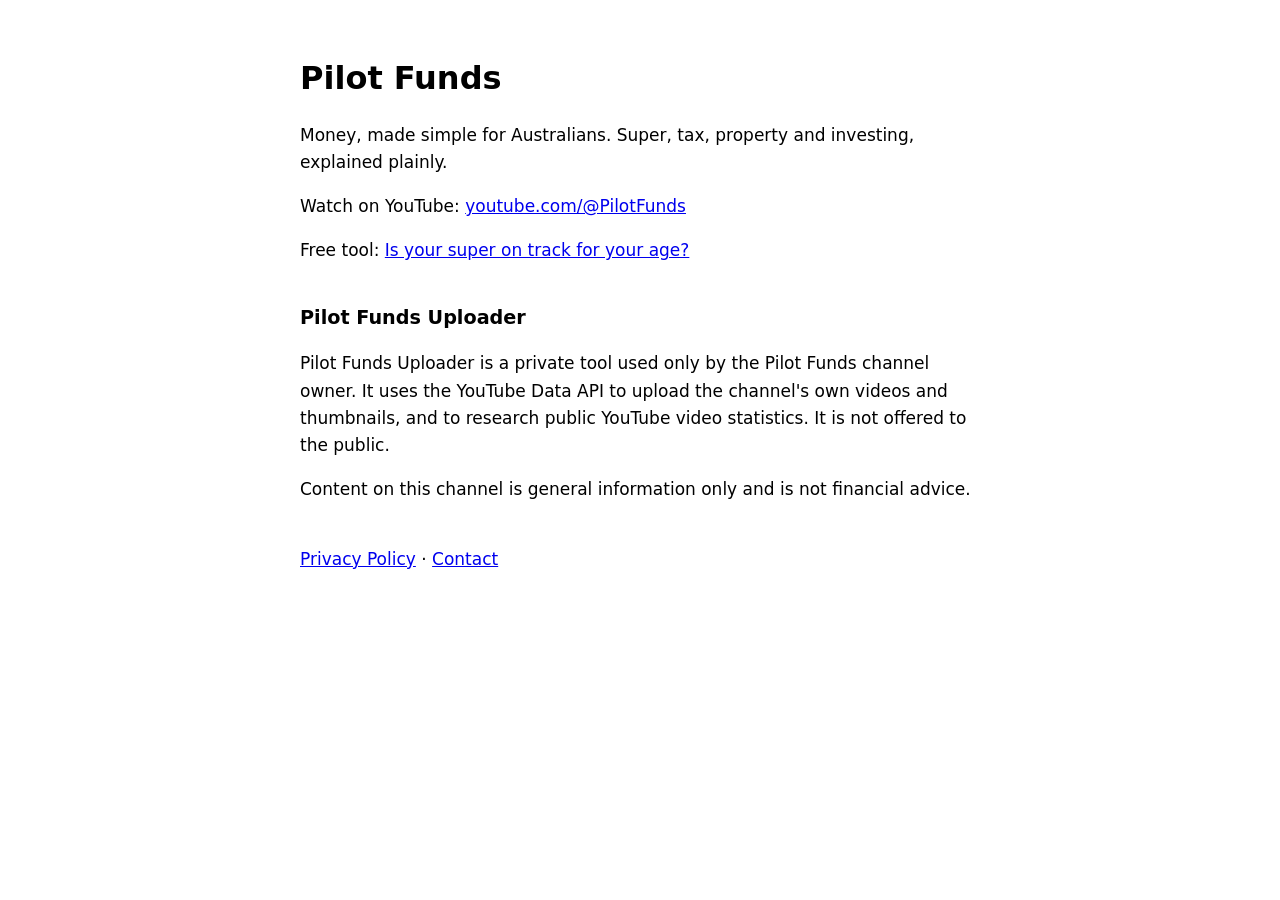
<file: index.html>
<!doctype html>
<html lang="en-AU">
<head>
<meta charset="utf-8">
<meta name="viewport" content="width=device-width, initial-scale=1">
<title>Pilot Funds</title>
<link rel="stylesheet" href="style.css">
</head>
<body>
<main>
  <h1>Pilot Funds</h1>
  <p>Money, made simple for Australians. Super, tax, property and investing, explained plainly.</p>
  <p>Watch on YouTube: <a href="https://www.youtube.com/@PilotFunds">youtube.com/@PilotFunds</a></p>
  <p>Free tool: <a href="super-calculator/">Is your super on track for your age?</a></p>

  <h2>Pilot Funds Uploader</h2>
  <p>Pilot Funds Uploader is a private tool used only by the Pilot Funds channel owner. It uses the YouTube Data API to upload the channel's own videos and thumbnails, and to research public YouTube video statistics. It is not offered to the public.</p>

  <p>Content on this channel is general information only and is not financial advice.</p>

  <nav>
    <a href="privacy.html">Privacy Policy</a> ·
    <a href="mailto:pilotfundschannel@gmail.com">Contact</a>
  </nav>
</main>
</body>
</html>
</file>
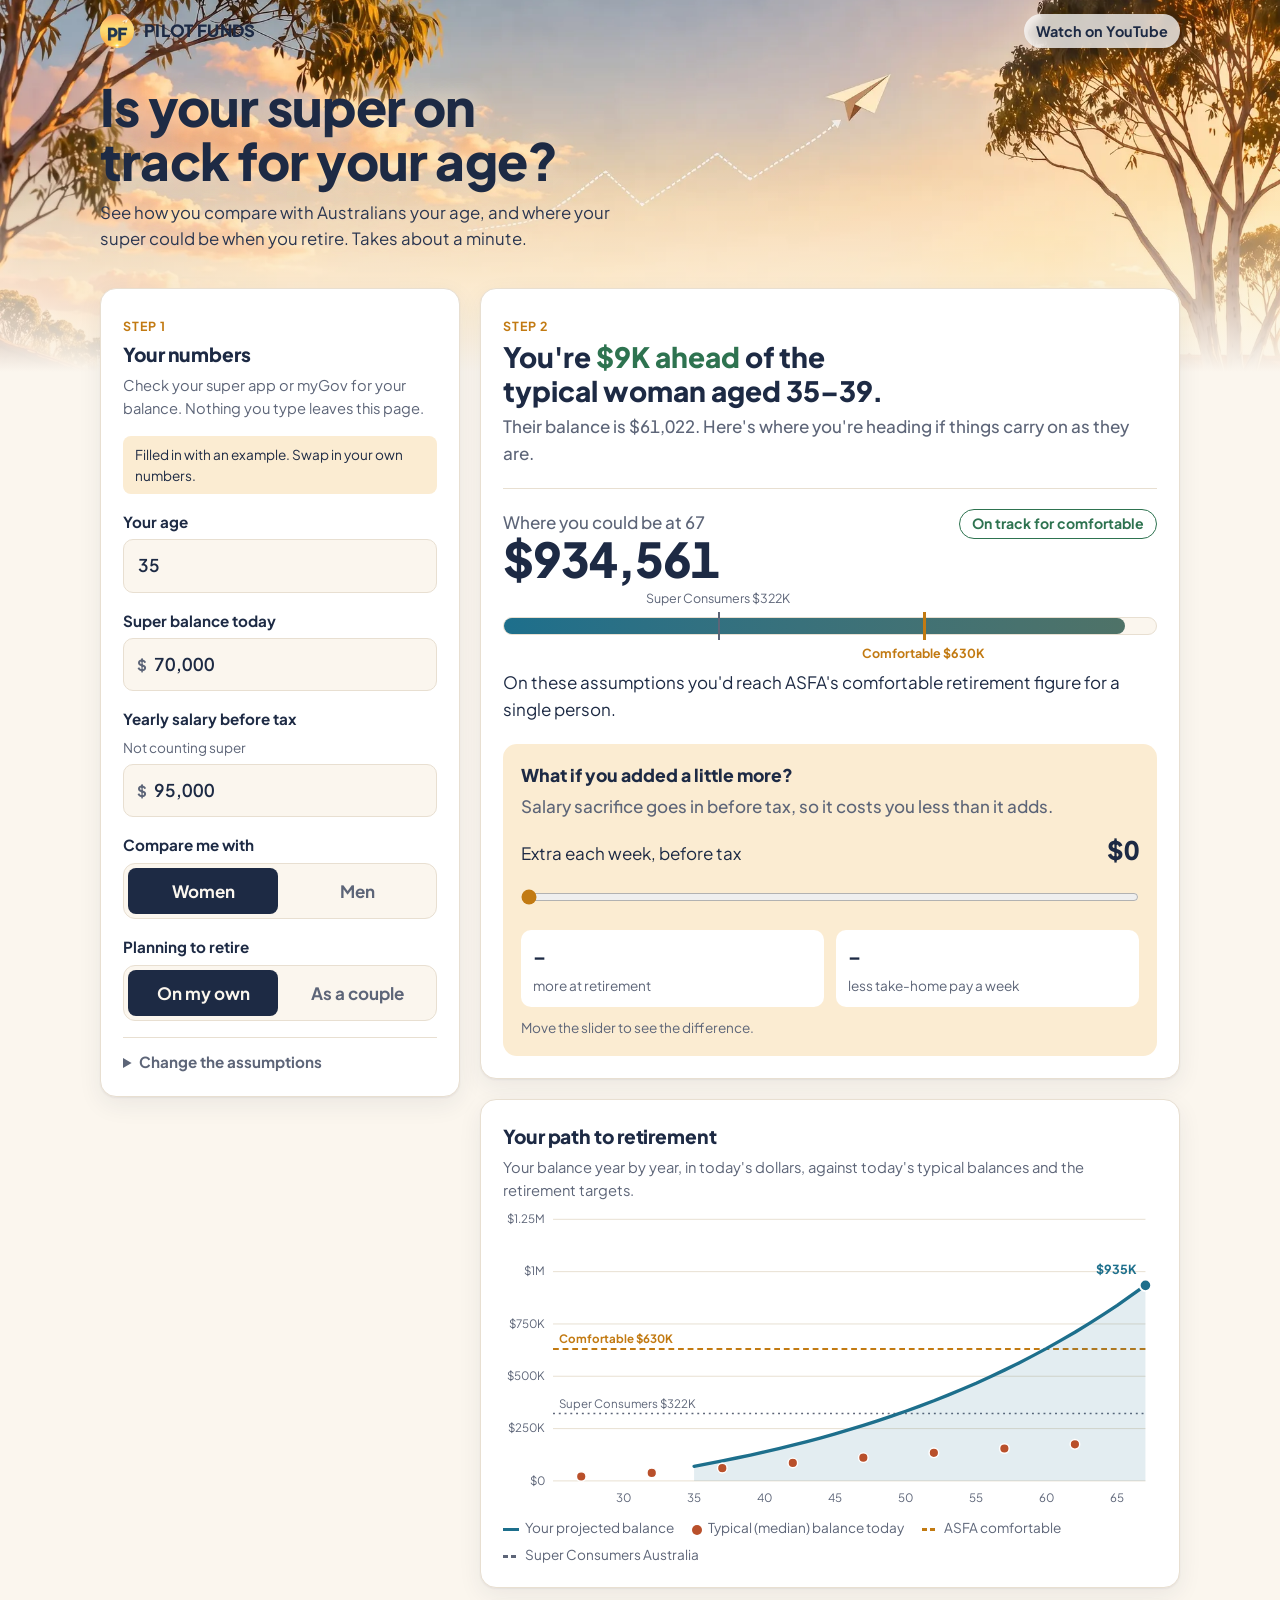
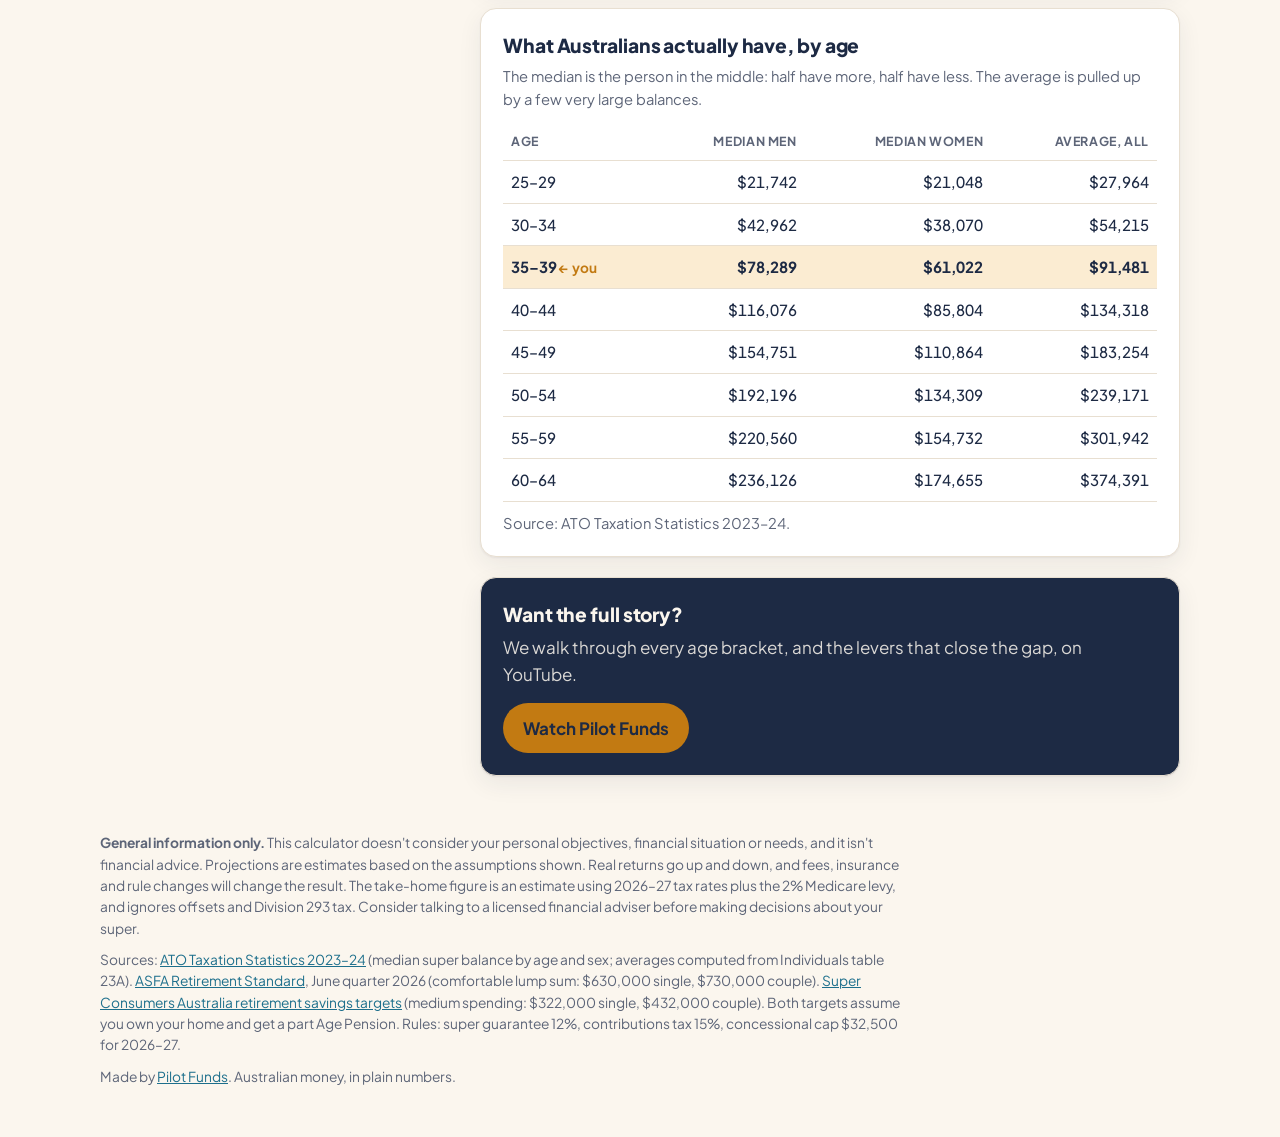
<file: super-calculator/index.html>
<!doctype html>
<html lang="en-AU">
<head>
<meta charset="utf-8">
<meta name="viewport" content="width=device-width, initial-scale=1, viewport-fit=cover">
<title>Super by Age Calculator | Pilot Funds</title>
<meta name="description" content="Free calculator: see how your super compares with Australians your age, and where it could land at 67. ATO 2023–24 data, ASFA and Super Consumers Australia targets.">
<meta property="og:title" content="Is your super on track for your age?">
<meta property="og:description" content="Compare your super with Australians your age and see where it could land at 67. Every number sourced from the ATO and ASFA.">
<meta property="og:image" content="https://wandonium.github.io/pilotfunds-site/super-calculator/assets/og.jpg">
<meta property="og:url" content="https://wandonium.github.io/pilotfunds-site/super-calculator/">
<meta property="og:type" content="website">
<meta name="twitter:card" content="summary_large_image">
<meta name="theme-color" content="#f6dcb6">
<link rel="icon" href="assets/icon-192.png">
<link rel="preconnect" href="https://fonts.googleapis.com">
<link rel="preconnect" href="https://fonts.gstatic.com" crossorigin>
<link rel="stylesheet" href="https://fonts.googleapis.com/css2?family=Plus+Jakarta+Sans:wght@400;500;600;700;800&display=swap">
<style>
/* Palette taken from the channel banner: golden-hour sky, deep navy type, terracotta roofs, sea, gum leaves. */
:root {
  --bg: #fbf6ee;          /* warm paper */
  --panel: #ffffff;
  --ink: #1d2a44;         /* banner navy */
  --muted: #5d6578;
  --line: #e8dfd1;
  --sky: #f6dcb6;
  --gold: #c27a12;        /* ASFA target */
  --gold-soft: #fbecd2;
  --sea: #1d6f8c;         /* your projection */
  --roof: #b9502b;        /* ATO medians */
  --good: #2e7350;
  --short: #b0432a;
  --display: "Plus Jakarta Sans", "Avenir Next", "Segoe UI", system-ui, sans-serif;
  --body: "Plus Jakarta Sans", "Segoe UI", system-ui, -apple-system, sans-serif;
  --shadow: 0 1px 2px rgb(29 42 68 / 0.06), 0 8px 24px rgb(29 42 68 / 0.07);
  --hero-fade: linear-gradient(to bottom, rgb(251 246 238 / 0) 45%, var(--bg) 100%);
}
@media (prefers-color-scheme: dark) {
  :root:not([data-theme="light"]) {
    --bg: #0f1626; --panel: #172036; --ink: #eef1f7; --muted: #a3acc0; --line: #2a3550;
    --sky: #2a2236; --gold: #f0b44c; --gold-soft: #33291a; --sea: #66bddb; --roof: #f08a62;
    --good: #6fcf97; --short: #f4876b; --shadow: 0 1px 2px rgb(0 0 0 / 0.3);
    --hero-fade: linear-gradient(to bottom, rgb(15 22 38 / 0.35) 0%, var(--bg) 100%);
    color-scheme: dark;
  }
}
:root[data-theme="dark"] {
  --bg: #0f1626; --panel: #172036; --ink: #eef1f7; --muted: #a3acc0; --line: #2a3550;
  --sky: #2a2236; --gold: #f0b44c; --gold-soft: #33291a; --sea: #66bddb; --roof: #f08a62;
  --good: #6fcf97; --short: #f4876b; --shadow: 0 1px 2px rgb(0 0 0 / 0.3);
  --hero-fade: linear-gradient(to bottom, rgb(15 22 38 / 0.35) 0%, var(--bg) 100%);
  color-scheme: dark;
}
* { box-sizing: border-box; }
[hidden] { display: none !important; }
html { -webkit-text-size-adjust: 100%; }
body { margin: 0; background: var(--bg); color: var(--ink); font-family: var(--body); font-size: 17px; line-height: 1.55; }
a { color: var(--sea); }
.gutter { padding-left: max(16px, env(safe-area-inset-left, 0px)); padding-right: max(16px, env(safe-area-inset-right, 0px)); }
.wrap { max-width: 1080px; margin: 0 auto; }

/* Hero */
.hero { position: relative; isolation: isolate; overflow: hidden; background: var(--sky); }
.hero picture, .hero img { position: absolute; inset: 0; width: 100%; height: 100%; z-index: -2; }
.hero img { object-fit: cover; object-position: 50% 30%; }
.hero::after { content: ""; position: absolute; inset: 0; z-index: -1; background: var(--hero-fade); }
.topbar { display: flex; align-items: center; justify-content: space-between; gap: 12px; padding-block: 14px; }
.brand { display: inline-flex; align-items: center; gap: 10px; font-family: var(--display); font-weight: 800; font-size: 1.05rem; color: #1d2a44; text-decoration: none; letter-spacing: 0.02em; }
.brand img { position: static; width: 34px; height: 34px; border-radius: 50%; }
.yt { font-size: 0.9rem; font-weight: 700; color: #1d2a44; background: rgb(255 255 255 / 0.75); padding: 6px 12px; border-radius: 999px; text-decoration: none; backdrop-filter: blur(4px); }
.hero-copy { padding-block: 18px 120px; max-width: 640px; }
.hero h1 { font-family: var(--display); font-weight: 800; font-size: clamp(2rem, 6vw, 3.2rem); line-height: 1.05; letter-spacing: -0.015em; margin: 0 0 12px; color: #1d2a44; text-wrap: balance; text-shadow: 0 0 24px rgb(255 240 215 / 0.8); }
.hero p { margin: 0; font-size: 1.05rem; color: #2b3650; max-width: 46ch; text-shadow: 0 0 16px rgb(255 240 215 / 0.9); }
/* Dark mode: dim the photo and switch the hero type to light. */
@media (prefers-color-scheme: dark) {
  :root:not([data-theme="light"]) .hero img { filter: brightness(0.55) saturate(0.9); }
  :root:not([data-theme="light"]) .hero h1, :root:not([data-theme="light"]) .hero p, :root:not([data-theme="light"]) .brand { color: #fff4e4; text-shadow: 0 2px 18px rgb(0 0 0 / 0.55); }
}
:root[data-theme="dark"] .hero img { filter: brightness(0.55) saturate(0.9); }
:root[data-theme="dark"] .hero h1, :root[data-theme="dark"] .hero p, :root[data-theme="dark"] .brand { color: #fff4e4; text-shadow: 0 2px 18px rgb(0 0 0 / 0.55); }

/* Main grid */
main { margin-top: -84px; position: relative; padding-bottom: 48px; }
.grid { display: grid; grid-template-columns: minmax(0, 360px) minmax(0, 1fr); gap: 20px; align-items: start; }
@media (max-width: 860px) { .grid { grid-template-columns: minmax(0, 1fr); } }
.card { background: var(--panel); border: 1px solid var(--line); border-radius: 16px; padding: 22px; box-shadow: var(--shadow); min-width: 0; }
.card + .card, .stack > * + * { margin-top: 20px; }
h2 { font-family: var(--display); font-weight: 800; font-size: 1.2rem; margin: 0 0 4px; letter-spacing: -0.005em; }
.step { display: inline-block; font-size: 0.78rem; font-weight: 700; letter-spacing: 0.08em; text-transform: uppercase; color: var(--gold); margin-bottom: 4px; }
.hint { color: var(--muted); font-size: 0.92rem; margin: 0 0 16px; }

/* Form */
form { display: grid; gap: 16px; }
.field { display: grid; gap: 6px; }
.field > span { font-weight: 700; font-size: 0.95rem; }
.field small { color: var(--muted); font-size: 0.85rem; font-weight: 400; }
.money { position: relative; }
.money::before { content: "$"; position: absolute; left: 14px; top: 50%; transform: translateY(-50%); color: var(--muted); font-weight: 700; }
input[type="text"], input[type="number"] {
  font: inherit; font-family: var(--display); font-weight: 600; font-size: 1.1rem; font-variant-numeric: tabular-nums; width: 100%;
  padding: 12px 14px; min-height: 48px; border: 1.5px solid var(--line); border-radius: 10px; background: var(--bg); color: var(--ink);
}
.money input { padding-left: 30px; }
input:focus-visible, button:focus-visible, summary:focus-visible, a:focus-visible { outline: 3px solid var(--gold); outline-offset: 2px; }
.seg { display: grid; grid-template-columns: 1fr 1fr; gap: 4px; padding: 4px; background: var(--bg); border: 1.5px solid var(--line); border-radius: 12px; }
.seg input { position: absolute; opacity: 0; pointer-events: none; }
.seg label { text-align: center; padding: 10px 8px; min-height: 44px; border-radius: 8px; cursor: pointer; font-weight: 700; color: var(--muted); }
.seg input:checked + label { background: var(--ink); color: var(--bg); }
.seg input:focus-visible + label { outline: 3px solid var(--gold); outline-offset: 1px; }
.example { font-size: 0.85rem; background: var(--gold-soft); color: var(--ink); border-radius: 8px; padding: 8px 12px; margin: 0; }
details { border-top: 1px solid var(--line); padding-top: 12px; }
summary { cursor: pointer; font-weight: 700; font-size: 0.95rem; color: var(--muted); }
details[open] summary { margin-bottom: 14px; }
details .field + .field { margin-top: 14px; }

/* Results */
.lead { font-family: var(--display); font-weight: 800; font-size: clamp(1.35rem, 3.6vw, 1.75rem); line-height: 1.2; margin: 0 0 6px; text-wrap: balance; }
.lead .good { color: var(--good); } .lead .short { color: var(--short); }
.sub { color: var(--muted); margin: 0; }
.sub { font-family: var(--display); font-weight: 500; font-variant-numeric: tabular-nums; }
.chart text { font-family: var(--display); }
.finish { margin-top: 22px; padding-top: 20px; border-top: 1px solid var(--line); }
.finish-row { display: flex; flex-wrap: wrap; align-items: baseline; justify-content: space-between; gap: 4px 16px; }
.big { font-family: var(--display); font-weight: 800; font-size: clamp(2.2rem, 7vw, 3rem); line-height: 1; font-variant-numeric: tabular-nums; letter-spacing: -0.02em; }
.track { position: relative; height: 18px; border-radius: 999px; background: var(--bg); border: 1px solid var(--line); margin: 34px 0 34px; }
.fill { position: absolute; left: 0; top: 0; bottom: 0; border-radius: 999px; background: linear-gradient(90deg, var(--sea), color-mix(in srgb, var(--sea) 70%, var(--gold))); width: 0; }
@media (prefers-reduced-motion: no-preference) { .fill { transition: width 0.35s ease; } }
.mark { position: absolute; top: -6px; bottom: -6px; width: 2px; background: var(--muted); }
.mark.asfa { background: var(--gold); width: 3px; }
.mark span { font-family: var(--display); position: absolute; bottom: 100%; margin-bottom: 4px; font-size: 0.78rem; white-space: nowrap; color: var(--muted); transform: translateX(-50%); }
.mark.asfa span { top: 100%; bottom: auto; margin: 4px 0 0; color: var(--gold); font-weight: 700; }
.verdict { margin: 0; }
.pill { display: inline-block; padding: 3px 12px; border-radius: 999px; font-size: 0.88rem; font-weight: 700; border: 1.5px solid currentColor; white-space: nowrap; }
.pill.good { color: var(--good); } .pill.short { color: var(--short); }

/* Lever */
.lever { margin-top: 22px; background: var(--gold-soft); border-radius: 14px; padding: 18px; }
.lever h3 { font-family: var(--display); font-weight: 800; font-size: 1.1rem; margin: 0 0 4px; }
.lever-top { display: flex; justify-content: space-between; align-items: baseline; gap: 12px; margin-top: 10px; }
.lever-amt { font-family: var(--display); font-weight: 800; font-size: 1.6rem; font-variant-numeric: tabular-nums; }
input[type="range"] { width: 100%; margin: 12px 0 4px; accent-color: var(--gold); height: 32px; }
.lever-out { display: grid; grid-template-columns: 1fr 1fr; gap: 12px; margin-top: 10px; }
.lever-out div { background: var(--panel); border-radius: 10px; padding: 10px 12px; }
.lever-out b { display: block; font-family: var(--display); font-size: 1.25rem; font-variant-numeric: tabular-nums; }
.lever-out span { font-size: 0.85rem; color: var(--muted); }
.lever-note { font-size: 0.85rem; color: var(--muted); margin: 10px 0 0; }
.warn { background: var(--gold-soft); border-left: 4px solid var(--gold); border-radius: 6px; padding: 10px 12px; font-size: 0.92rem; margin: 14px 0 0; }

/* Chart + table */
.chart svg { display: block; width: 100%; height: auto; }
.legend { display: flex; flex-wrap: wrap; gap: 6px 18px; font-size: 0.85rem; color: var(--muted); margin-top: 8px; }
.legend span::before { content: ""; display: inline-block; width: 16px; height: 3px; margin-right: 6px; vertical-align: middle; background: var(--c); }
.legend .dot::before { width: 10px; height: 10px; border-radius: 50%; }
.legend .dash::before { background: repeating-linear-gradient(90deg, var(--c) 0 5px, transparent 5px 8px); }
.tablewrap { overflow-x: auto; margin-top: 12px; }
table { border-collapse: collapse; width: 100%; font-family: var(--display); font-weight: 500; font-variant-numeric: tabular-nums; font-size: 0.95rem; }
th { font-family: var(--body); }
th, td { text-align: right; padding: 9px 8px; border-bottom: 1px solid var(--line); white-space: nowrap; }
th:first-child, td:first-child { text-align: left; }
th { font-size: 0.78rem; text-transform: uppercase; letter-spacing: 0.05em; color: var(--muted); }
tr.you td { background: var(--gold-soft); font-weight: 700; }
@media (max-width: 480px) { th:nth-child(4), td:nth-child(4) { display: none; } th, td { padding: 9px 4px; } }
tr.you td:first-child::after { content: " ← you"; color: var(--gold); font-size: 0.85rem; }

/* CTA + footer */
.cta { display: flex; flex-wrap: wrap; align-items: center; justify-content: space-between; gap: 16px; background: var(--ink); color: var(--bg); }
.cta h2 { color: var(--bg); }
.cta p { margin: 0; opacity: 0.85; }
.btn { display: inline-flex; align-items: center; gap: 8px; min-height: 48px; padding: 12px 20px; border-radius: 999px; background: var(--gold); color: #1d2a44; font-weight: 700; text-decoration: none; }
@media (prefers-color-scheme: dark) { :root:not([data-theme="light"]) .cta, :root:not([data-theme="light"]) .cta h2 { background: #22304d; color: var(--ink); } :root:not([data-theme="light"]) .cta h2 { background: none; } }
:root[data-theme="dark"] .cta { background: #22304d; color: var(--ink); }
:root[data-theme="dark"] .cta h2 { color: var(--ink); }
footer { font-size: 0.86rem; color: var(--muted); padding-block: 8px 40px; }
footer p { margin: 0 0 10px; max-width: 80ch; }
</style>
</head>
<body>

<header class="hero">
  <picture>
    <source type="image/webp" srcset="assets/hero-1000.webp 1000w, assets/hero-2000.webp 2000w" sizes="100vw">
    <img src="assets/hero-1000.jpg" alt="" fetchpriority="high">
  </picture>
  <div class="gutter"><div class="wrap">
    <div class="topbar">
      <a class="brand" href="https://www.youtube.com/@PilotFunds"><img src="assets/icon-192.png" alt="">PILOT FUNDS</a>
      <a class="yt" href="https://www.youtube.com/@PilotFunds">Watch on YouTube</a>
    </div>
    <div class="hero-copy">
      <h1>Is your super on track for your age?</h1>
      <p>See how you compare with Australians your age, and where your super could be when you retire. Takes about a minute.</p>
    </div>
  </div></div>
</header>

<main class="gutter"><div class="wrap">
  <div class="grid">
    <section class="card" aria-labelledby="youH">
      <span class="step">Step 1</span>
      <h2 id="youH">Your numbers</h2>
      <p class="hint">Check your super app or myGov for your balance. Nothing you type leaves this page.</p>
      <form id="calc" novalidate autocomplete="off">
        <p class="example" id="exampleNote">Filled in with an example. Swap in your own numbers.</p>
        <label class="field"><span>Your age</span>
          <input type="number" id="age" inputmode="numeric" min="18" max="66" step="1" value="35"></label>
        <label class="field"><span>Super balance today</span>
          <span class="money"><input type="text" id="balance" inputmode="numeric" value="70,000"></span></label>
        <label class="field"><span>Yearly salary before tax</span><small>Not counting super</small>
          <span class="money"><input type="text" id="salary" inputmode="numeric" value="95,000"></span></label>
        <div class="field"><span id="sexL">Compare me with</span>
          <div class="seg" role="radiogroup" aria-labelledby="sexL">
            <input type="radio" name="sex" id="sexF" value="F" checked><label for="sexF">Women</label>
            <input type="radio" name="sex" id="sexM" value="M"><label for="sexM">Men</label>
          </div>
        </div>
        <div class="field"><span id="hhL">Planning to retire</span>
          <div class="seg" role="radiogroup" aria-labelledby="hhL">
            <input type="radio" name="hh" id="hhS" value="single" checked><label for="hhS">On my own</label>
            <input type="radio" name="hh" id="hhC" value="couple"><label for="hhC">As a couple</label>
          </div>
        </div>
        <div id="partner" hidden>
          <label class="field"><span>Partner's super balance</span>
            <span class="money"><input type="text" id="pBalance" inputmode="numeric" value="90,000"></span></label>
          <label class="field" style="margin-top:16px"><span>Partner's yearly salary</span><small>Assumes your partner is your age and retires with you</small>
            <span class="money"><input type="text" id="pSalary" inputmode="numeric" value="80,000"></span></label>
        </div>
        <details>
          <summary>Change the assumptions</summary>
          <label class="field"><span>Investment return after fees and inflation</span><small>% a year. 4% is a common balanced-fund assumption.</small>
            <input type="number" id="ret" inputmode="decimal" min="-2" max="10" step="0.1" value="4"></label>
          <label class="field"><span>Pay rises above inflation</span><small>% a year</small>
            <input type="number" id="wage" inputmode="decimal" min="-2" max="5" step="0.1" value="1"></label>
          <label class="field"><span>Retirement age</span>
            <input type="number" id="retAge" inputmode="numeric" min="55" max="75" step="1" value="67"></label>
        </details>
      </form>
    </section>

    <div class="stack">
      <section class="card" aria-live="polite" aria-labelledby="resH">
        <span class="step">Step 2</span>
        <h2 id="resH" class="sr-only" style="position:absolute;left:-9999px">Your result</h2>
        <p class="lead" id="lead"></p>
        <p class="sub" id="leadSub"></p>

        <div class="finish">
          <div class="finish-row">
            <div>
              <div class="sub" id="projK">Where you could be at 67</div>
              <div class="big" id="projV">–</div>
            </div>
            <div id="projPill"></div>
          </div>
          <div class="track" aria-hidden="true">
            <div class="fill" id="fill"></div>
            <div class="mark" id="scaMark"><span id="scaLbl"></span></div>
            <div class="mark asfa" id="asfaMark"><span id="asfaLbl"></span></div>
          </div>
          <p class="verdict" id="verdict"></p>
        </div>

        <div class="lever">
          <h3>What if you added a little more?</h3>
          <p class="sub" style="margin:0">Salary sacrifice goes in before tax, so it costs you less than it adds.</p>
          <div class="lever-top"><label for="extraW">Extra each week, before tax</label><span class="lever-amt" id="extraOut">$0</span></div>
          <input type="range" id="extraW" min="0" max="300" step="10" value="0" aria-describedby="leverRes">
          <div class="lever-out" id="leverRes">
            <div><b id="leverAdds">–</b><span>more at retirement</span></div>
            <div><b id="leverCost">–</b><span>less take-home pay a week</span></div>
          </div>
          <p class="lever-note" id="leverNote"></p>
          <p class="warn" id="capWarn" hidden></p>
        </div>
      </section>

      <section class="card" aria-labelledby="chartH">
        <h2 id="chartH">Your path to retirement</h2>
        <p class="hint" style="margin:0">Your balance year by year, in today's dollars, against today's typical balances and the retirement targets.</p>
        <div class="chart" id="chart"></div>
        <div class="legend">
          <span style="--c:var(--sea)">Your projected balance</span>
          <span class="dot" style="--c:var(--roof)" id="medLegend">Typical (median) balance today</span>
          <span class="dash" style="--c:var(--gold)">ASFA comfortable</span>
          <span class="dash" style="--c:var(--muted)">Super Consumers Australia</span>
        </div>
      </section>

      <section class="card" aria-labelledby="tblH">
        <h2 id="tblH">What Australians actually have, by age</h2>
        <p class="hint" style="margin:0">The median is the person in the middle: half have more, half have less. The average is pulled up by a few very large balances.</p>
        <div class="tablewrap">
          <table>
            <thead><tr><th>Age</th><th>Median men</th><th>Median women</th><th>Average, all</th></tr></thead>
            <tbody id="tbody"></tbody>
          </table>
        </div>
        <p class="hint" style="margin:10px 0 0">Source: ATO Taxation Statistics 2023–24.</p>
      </section>

      <section class="card cta">
        <div>
          <h2>Want the full story?</h2>
          <p>We walk through every age bracket, and the levers that close the gap, on YouTube.</p>
        </div>
        <a class="btn" href="https://www.youtube.com/@PilotFunds?sub_confirmation=1">Watch Pilot Funds</a>
      </section>
    </div>
  </div>
</div></main>

<footer class="gutter"><div class="wrap">
  <p><strong>General information only.</strong> This calculator doesn't consider your personal objectives, financial situation or needs, and it isn't financial advice. Projections are estimates based on the assumptions shown. Real returns go up and down, and fees, insurance and rule changes will change the result. The take-home figure is an estimate using 2026–27 tax rates plus the 2% Medicare levy, and ignores offsets and Division 293 tax. Consider talking to a licensed financial adviser before making decisions about your super.</p>
  <p>Sources: <a href="https://data.gov.au/data/dataset/taxation-statistics-2023-24">ATO Taxation Statistics 2023–24</a> (median super balance by age and sex; averages computed from Individuals table 23A). <a href="https://www.superannuation.asn.au/consumers/retirement-standard/">ASFA Retirement Standard</a>, June quarter 2026 (comfortable lump sum: $630,000 single, $730,000 couple). <a href="https://moneysmart.gov.au/glossary/super-consumers-australias-retirement-savings-targets">Super Consumers Australia retirement savings targets</a> (medium spending: $322,000 single, $432,000 couple). Both targets assume you own your home and get a part Age Pension. Rules: super guarantee 12%, contributions tax 15%, concessional cap $32,500 for 2026–27.</p>
  <p>Made by <a href="https://www.youtube.com/@PilotFunds">Pilot Funds</a>. Australian money, in plain numbers.</p>
</div></footer>

<script>
(() => {
  // ATO Taxation Statistics 2023–24. [band start, band end, median men, median women, average all]
  const ATO = [
    [18, 24, 6380, 5784, 9810],
    [25, 29, 21742, 21048, 27964],
    [30, 34, 42962, 38070, 54215],
    [35, 39, 78289, 61022, 91481],
    [40, 44, 116076, 85804, 134318],
    [45, 49, 154751, 110864, 183254],
    [50, 54, 192196, 134309, 239171],
    [55, 59, 220560, 154732, 301942],
    [60, 64, 236126, 174655, 374391],
    [65, 69, 230766, 207187, 442634],
  ];
  const ASFA = { single: 630000, couple: 730000 };
  const SCA = { single: 322000, couple: 432000 };
  const SG = 0.12, CONTRIB_TAX = 0.15, CAP = 32500, MEDICARE = 0.02;
  // 2026–27 resident tax brackets: [threshold, marginal rate]
  const BRACKETS = [[190000, 0.45], [135000, 0.37], [45000, 0.30], [18200, 0.15], [0, 0]];

  const $ = (id) => document.getElementById(id);
  const parse = (id) => parseFloat(String($(id).value).replace(/[^0-9.\-]/g, ""));
  const num = (id, lo, hi) => { const v = parse(id); return Number.isFinite(v) ? Math.min(hi, Math.max(lo, v)) : lo; };
  const money = (v) => "$" + Math.round(v).toLocaleString("en-AU");
  const short = (v) => v === 0 ? "$0" : v >= 1e6 ? "$" + (v / 1e6).toFixed(2).replace(/\.?0+$/, "") + "M" : "$" + Math.round(v / 1000) + "K";
  const band = (age) => ATO.find((b) => age >= b[0] && age <= b[1]) || ATO[ATO.length - 1];
  const marginal = (income) => BRACKETS.find(([t]) => income > t)[1];

  function project(age, retAge, balance, salary, extra, r, g) {
    const path = [[age, balance]];
    let b = balance, s = salary;
    for (let a = age; a < retAge; a++) {
      b = b * (1 + r) + (s * SG + extra) * (1 - CONTRIB_TAX);
      s = s * (1 + g);
      path.push([a + 1, b]);
    }
    return path;
  }

  ATO.slice(1, 9).forEach((b) => {
    const tr = document.createElement("tr");
    tr.dataset.lo = b[0];
    tr.innerHTML = `<td>${b[0]}–${b[1]}</td><td>${money(b[2])}</td><td>${money(b[3])}</td><td>${money(b[4])}</td>`;
    $("tbody").appendChild(tr);
  });

  function render() {
    const age = Math.round(num("age", 18, 66));
    const retAge = Math.max(age + 1, Math.round(num("retAge", 55, 75)));
    const balance = num("balance", 0, 1e8), salary = num("salary", 0, 1e7);
    const r = num("ret", -2, 10) / 100, g = num("wage", -2, 5) / 100;
    const weekly = +$("extraW").value, extra = weekly * 52;
    const sex = document.querySelector('input[name="sex"]:checked').value;
    const hh = document.querySelector('input[name="hh"]:checked').value;
    $("partner").hidden = hh !== "couple";

    const partner = hh === "couple" ? project(age, retAge, num("pBalance", 0, 1e8), num("pSalary", 0, 1e7), 0, r, g) : null;
    const combine = (p) => partner ? p.map(([a, v], i) => [a, v + partner[i][1]]) : p;
    const path = combine(project(age, retAge, balance, salary, extra, r, g));
    const base = combine(project(age, retAge, balance, salary, 0, r, g));
    const end = path[path.length - 1][1], baseEnd = base[base.length - 1][1];
    const target = ASFA[hh], sca = SCA[hh];

    // Where you stand today
    const b = band(age), median = sex === "M" ? b[2] : b[3], diff = balance - median;
    const who = `the typical ${sex === "M" ? "man" : "woman"} aged ${b[0]}–${b[1]}`;
    $("lead").innerHTML = Math.abs(diff) < median * 0.05
      ? `You're <span class="good">about level</span> with ${who}.`
      : diff > 0 ? `You're <span class="good">${short(diff)} ahead</span> of ${who}.`
      : `You're <span class="short">${short(-diff)} behind</span> ${who}.`;
    $("leadSub").textContent = `Their balance is ${money(median)}. ` + (diff < 0
      ? "Lots of people are in the same spot, and time is on your side. Here's where you're heading."
      : "Here's where you're heading if things carry on as they are.");

    // Finish line
    $("projK").textContent = `Where you could be at ${retAge}` + (hh === "couple" ? ", together" : "");
    $("projV").textContent = money(end);
    $("projPill").innerHTML = end >= target ? `<span class="pill good">On track for comfortable</span>`
      : `<span class="pill short">${short(target - end)} short of comfortable</span>`;
    const scale = Math.max(target, end) * 1.05;
    $("fill").style.width = Math.min(100, (end / scale) * 100) + "%";
    // Place each marker, and keep its label inside the bar's width.
    [["asfaMark", "asfaLbl", target], ["scaMark", "scaLbl", sca]].forEach(([m, l, v]) => {
      const pct = (v / scale) * 100;
      $(m).style.left = pct + "%";
      $(l).style.transform = `translateX(${pct > 75 ? -100 : pct < 25 ? 0 : -50}%)`;
    });
    $("asfaLbl").textContent = `Comfortable ${short(target)}`;
    $("scaLbl").textContent = `Super Consumers ${short(sca)}`;
    $("verdict").textContent = end >= target
      ? `On these assumptions you'd reach ASFA's comfortable retirement figure for ${hh === "couple" ? "a couple" : "a single person"}.`
      : end >= sca
      ? `You'd pass Super Consumers Australia's ${short(sca)} target, but fall ${short(target - end)} short of ASFA's comfortable figure. Both assume you own your home and get some Age Pension.`
      : `On these assumptions you'd finish below both targets. Small extra amounts make a real difference when they have years to grow. Try the slider below.`;

    // Lever
    $("extraOut").textContent = money(weekly);
    const rate = marginal(salary), taxSaved = rate > 0 ? rate + MEDICARE : 0;
    $("leverAdds").textContent = weekly ? "+" + money(end - baseEnd) : "–";
    $("leverCost").textContent = weekly ? money(weekly * (1 - taxSaved)) : "–";
    $("leverNote").textContent = !weekly ? "Move the slider to see the difference."
      : taxSaved <= CONTRIB_TAX ? "At your income, before-tax contributions save little or no tax. After-tax contributions and the government co-contribution may suit you better."
      : `Each $1 you sacrifice costs about ${Math.round((1 - taxSaved) * 100)}c in take-home pay and puts 85c into super.`;
    const conc = salary * SG + extra;
    $("capWarn").hidden = conc <= CAP;
    $("capWarn").textContent = `Your employer's 12% (${money(salary * SG)}) plus your extra (${money(extra)} a year) comes to ${money(conc)}. That's over the ${money(CAP)} cap for 2026–27. Amounts over the cap are taxed at your normal rate, unless you have unused cap from earlier years to carry forward.`;

    document.querySelectorAll("#tbody tr").forEach((tr) => tr.classList.toggle("you", +tr.dataset.lo === b[0]));
    $("medLegend").textContent = hh === "couple" ? "Typical (median) balance today, times two" : "Typical (median) balance today";
    drawChart(path, age, retAge, sex, target, sca, hh);
  }

  function drawChart(path, age, retAge, sex, target, sca, hh) {
    const narrow = $("chart").clientWidth < 480;
    const W = narrow ? 340 : 680, H = narrow ? 280 : 320, L = narrow ? 48 : 52, R = 12, T = 18, B = 30, fs = narrow ? 12 : 12;
    const x0 = Math.min(age, 25), x1 = Math.max(retAge, 67);
    const medians = ATO.slice(1, 9).map((b) => [(b[0] + b[1]) / 2, (sex === "M" ? b[2] : b[3]) * (hh === "couple" ? 2 : 1)]);
    const yMaxRaw = Math.max(target, ...path.map((p) => p[1]), ...medians.map((m) => m[1])) * 1.1;
    const step = [50000, 100000, 200000, 250000, 500000, 1000000].find((s) => yMaxRaw / s <= 5) || 2000000;
    const yMax = Math.ceil(yMaxRaw / step) * step;
    const X = (a) => L + ((a - x0) / (x1 - x0)) * (W - L - R);
    const Y = (v) => T + (1 - v / yMax) * (H - T - B);
    let s = `<svg viewBox="0 0 ${W} ${H}" role="img" aria-label="Projected super balance by age compared with typical balances and retirement targets">`;
    for (let v = 0; v <= yMax; v += step) {
      s += `<line x1="${L}" x2="${W - R}" y1="${Y(v)}" y2="${Y(v)}" stroke="var(--line)"/>`;
      s += `<text x="${L - 8}" y="${Y(v) + 4}" text-anchor="end" font-size="${fs}" fill="var(--muted)">${short(v)}</text>`;
    }
    for (let a = Math.ceil(x0 / 10) * 10; a <= x1; a += narrow ? 10 : 5) {
      s += `<text x="${X(a)}" y="${H - 8}" text-anchor="middle" font-size="${fs}" fill="var(--muted)">${a}</text>`;
    }
    s += `<line x1="${L}" x2="${W - R}" y1="${Y(target)}" y2="${Y(target)}" stroke="var(--gold)" stroke-width="2" stroke-dasharray="6 4"/>`;
    s += `<text x="${L + 6}" y="${Y(target) - 6}" font-size="${fs}" fill="var(--gold)" font-weight="700">Comfortable ${short(target)}</text>`;
    s += `<line x1="${L}" x2="${W - R}" y1="${Y(sca)}" y2="${Y(sca)}" stroke="var(--muted)" stroke-width="1.5" stroke-dasharray="2 4"/>`;
    s += `<text x="${L + 6}" y="${Y(sca) - 6}" font-size="${fs}" fill="var(--muted)">Super Consumers ${short(sca)}</text>`;
    const d = path.map(([a, v], i) => `${i ? "L" : "M"}${X(a).toFixed(1)},${Y(v).toFixed(1)}`).join("");
    s += `<path d="${d}L${X(path[path.length - 1][0])},${Y(0)}L${X(path[0][0])},${Y(0)}Z" fill="var(--sea)" fill-opacity="0.12"/>`;
    s += `<path d="${d}" fill="none" stroke="var(--sea)" stroke-width="3.5" stroke-linejoin="round" stroke-linecap="round"/>`;
    medians.forEach(([a, v]) => { s += `<circle cx="${X(a)}" cy="${Y(v)}" r="5" fill="var(--roof)" stroke="var(--panel)" stroke-width="1.5"/>`; });
    const [ea, ev] = path[path.length - 1];
    s += `<circle cx="${X(ea)}" cy="${Y(ev)}" r="6" fill="var(--sea)" stroke="var(--panel)" stroke-width="2"/>`;
    s += `<text x="${X(ea) - 10}" y="${Y(ev) + (Y(ev) < T + 24 ? 20 : -12)}" text-anchor="end" font-size="${fs + 1}" font-weight="700" fill="var(--sea)">${short(ev)}</text>`;
    s += `</svg>`;
    $("chart").innerHTML = s;
  }

  // Money fields: show thousands separators once the person leaves the field.
  document.querySelectorAll(".money input").forEach((el) => {
    el.addEventListener("blur", () => { const v = parse(el.id); el.value = Number.isFinite(v) ? Math.round(v).toLocaleString("en-AU") : ""; });
    el.addEventListener("focus", () => el.select());
  });

  let touched = false;
  const onInput = () => {
    if (!touched) { touched = true; $("exampleNote").hidden = true; }
    render();
  };
  $("calc").addEventListener("input", onInput);
  $("extraW").addEventListener("input", render);
  $("calc").addEventListener("submit", (e) => e.preventDefault());
  let lastNarrow;
  addEventListener("resize", () => { const n = $("chart").clientWidth < 480; if (n !== lastNarrow) { lastNarrow = n; render(); } });
  render();
})();
</script>
</body>
</html>
</file>
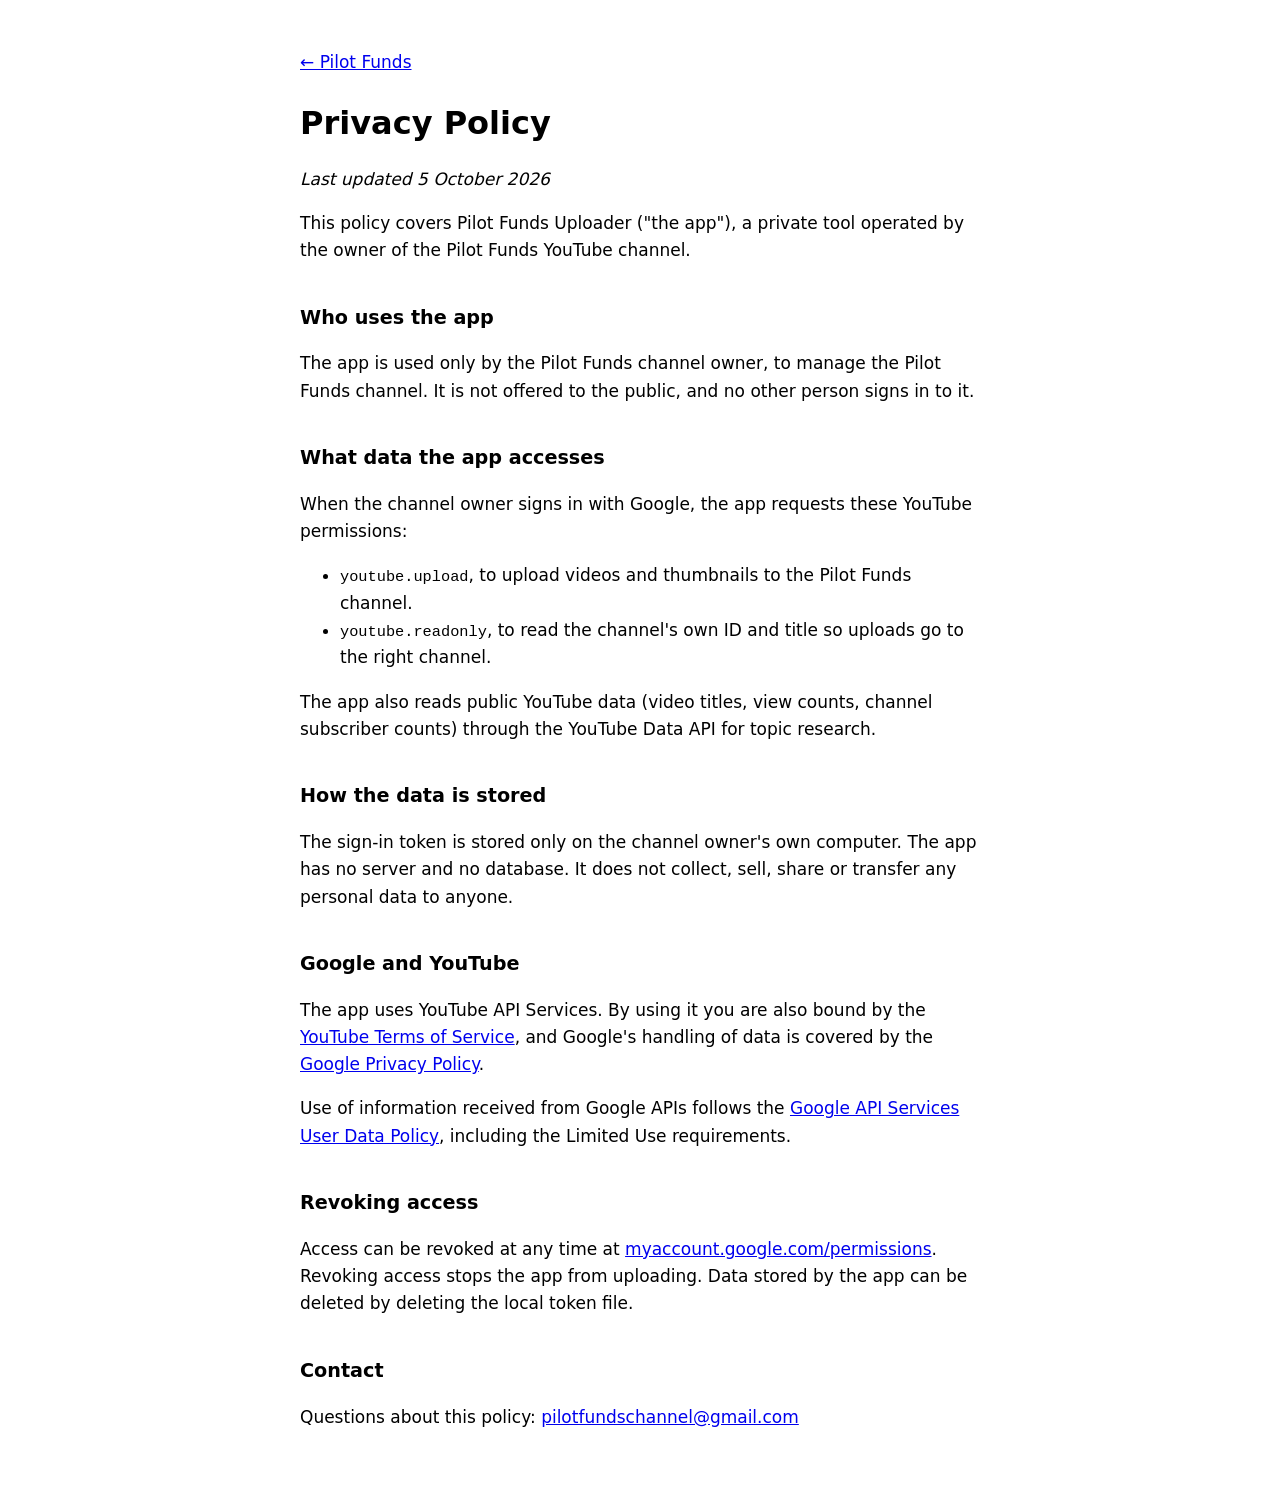
<file: privacy.html>
<!doctype html>
<html lang="en-AU">
<head>
<meta charset="utf-8">
<meta name="viewport" content="width=device-width, initial-scale=1">
<title>Privacy Policy</title>
<link rel="stylesheet" href="style.css">
</head>
<body>
<main>
  <p><a href="./">← Pilot Funds</a></p>
  <h1>Privacy Policy</h1>
  <p><em>Last updated 5 October 2026</em></p>

  <p>This policy covers Pilot Funds Uploader ("the app"), a private tool operated by the owner of the Pilot Funds YouTube channel.</p>

  <h2>Who uses the app</h2>
  <p>The app is used only by the Pilot Funds channel owner, to manage the Pilot Funds channel. It is not offered to the public, and no other person signs in to it.</p>

  <h2>What data the app accesses</h2>
  <p>When the channel owner signs in with Google, the app requests these YouTube permissions:</p>
  <ul>
    <li><code>youtube.upload</code>, to upload videos and thumbnails to the Pilot Funds channel.</li>
    <li><code>youtube.readonly</code>, to read the channel's own ID and title so uploads go to the right channel.</li>
  </ul>
  <p>The app also reads public YouTube data (video titles, view counts, channel subscriber counts) through the YouTube Data API for topic research.</p>

  <h2>How the data is stored</h2>
  <p>The sign-in token is stored only on the channel owner's own computer. The app has no server and no database. It does not collect, sell, share or transfer any personal data to anyone.</p>

  <h2>Google and YouTube</h2>
  <p>The app uses YouTube API Services. By using it you are also bound by the <a href="https://www.youtube.com/t/terms">YouTube Terms of Service</a>, and Google's handling of data is covered by the <a href="https://policies.google.com/privacy">Google Privacy Policy</a>.</p>
  <p>Use of information received from Google APIs follows the <a href="https://developers.google.com/terms/api-services-user-data-policy">Google API Services User Data Policy</a>, including the Limited Use requirements.</p>

  <h2>Revoking access</h2>
  <p>Access can be revoked at any time at <a href="https://myaccount.google.com/permissions">myaccount.google.com/permissions</a>. Revoking access stops the app from uploading. Data stored by the app can be deleted by deleting the local token file.</p>

  <h2>Contact</h2>
  <p>Questions about this policy: <a href="mailto:pilotfundschannel@gmail.com">pilotfundschannel@gmail.com</a></p>
</main>
</body>
</html>
</file>
<file: style.css>
:root { color-scheme: light dark; }
body { margin: 0; font: 17px/1.6 system-ui, -apple-system, "Segoe UI", sans-serif; background: Canvas; color: CanvasText; }
main { max-width: 680px; margin: 0 auto; padding: 32px 16px 64px; }
h1 { font-size: 2rem; margin-bottom: 0.25em; }
h2 { font-size: 1.2rem; margin-top: 2em; }
code { font-size: 0.9em; }
nav { margin-top: 2.5em; }
</file>
